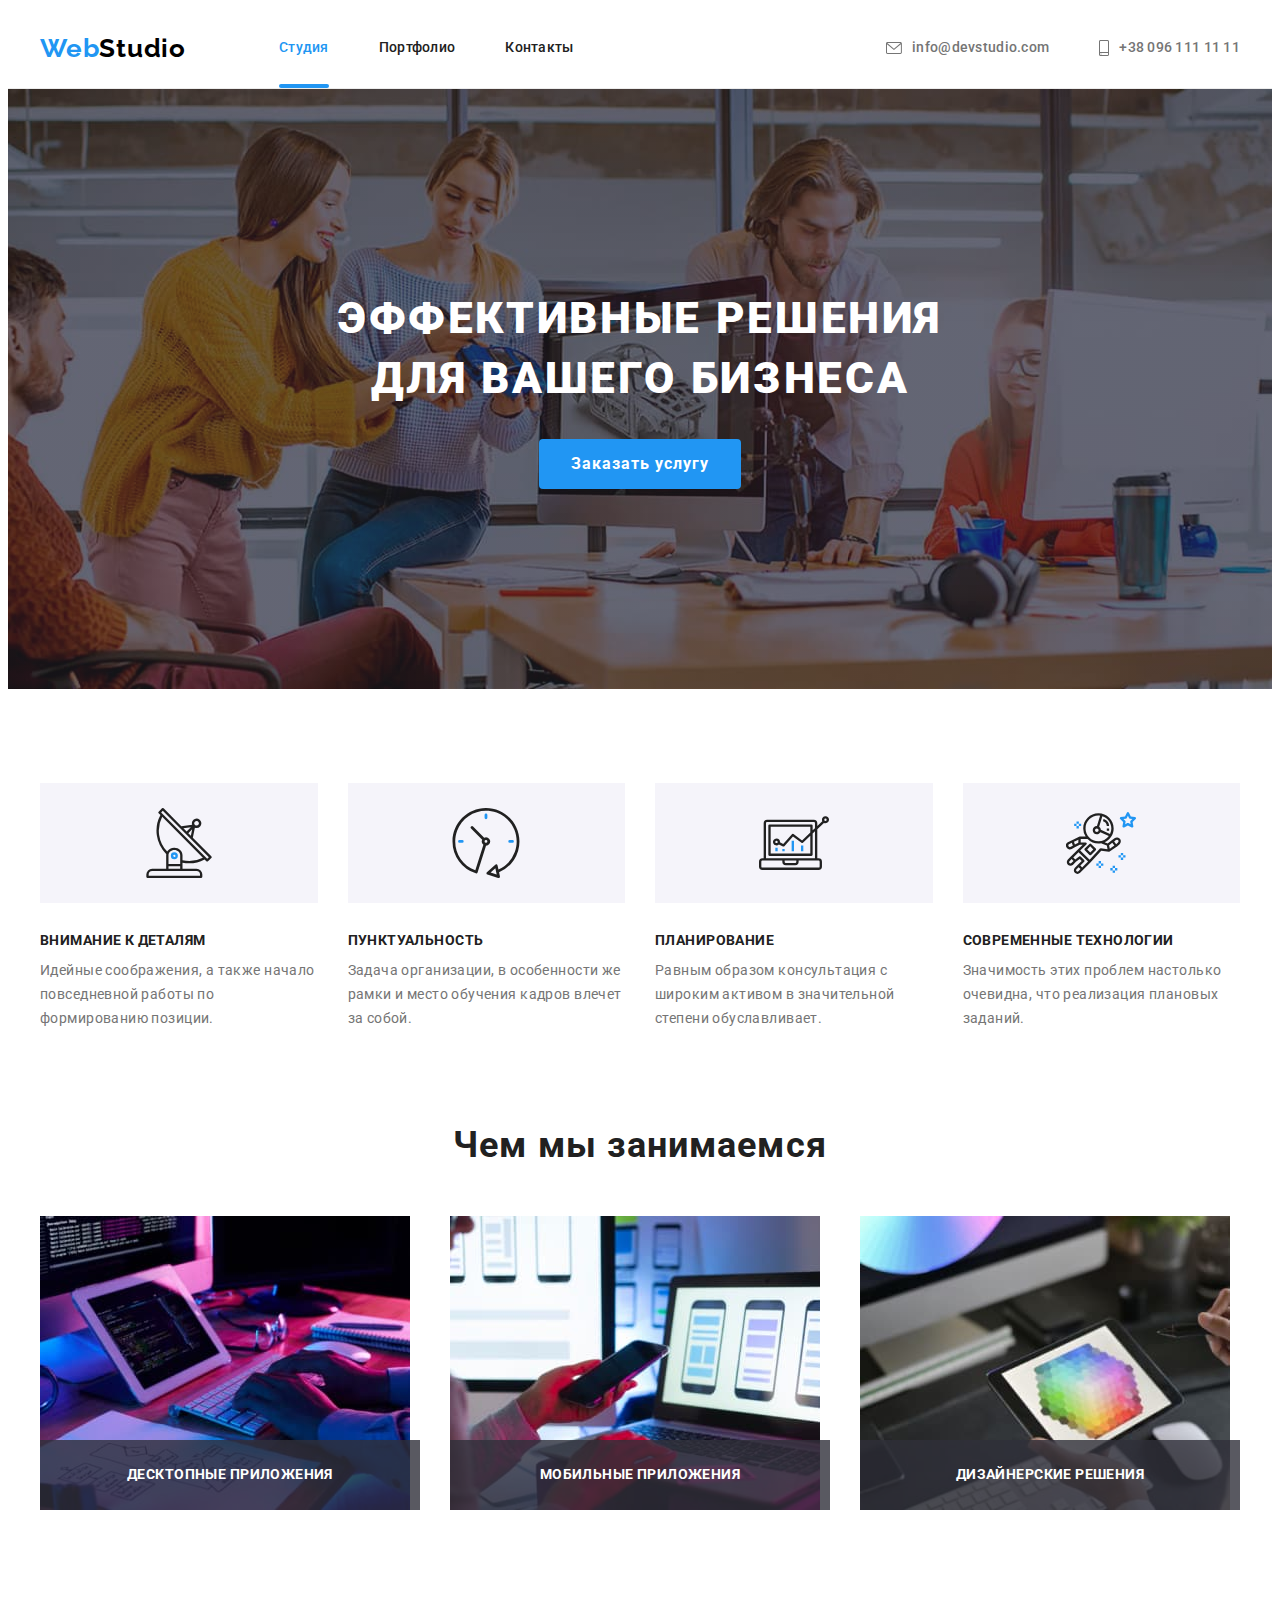
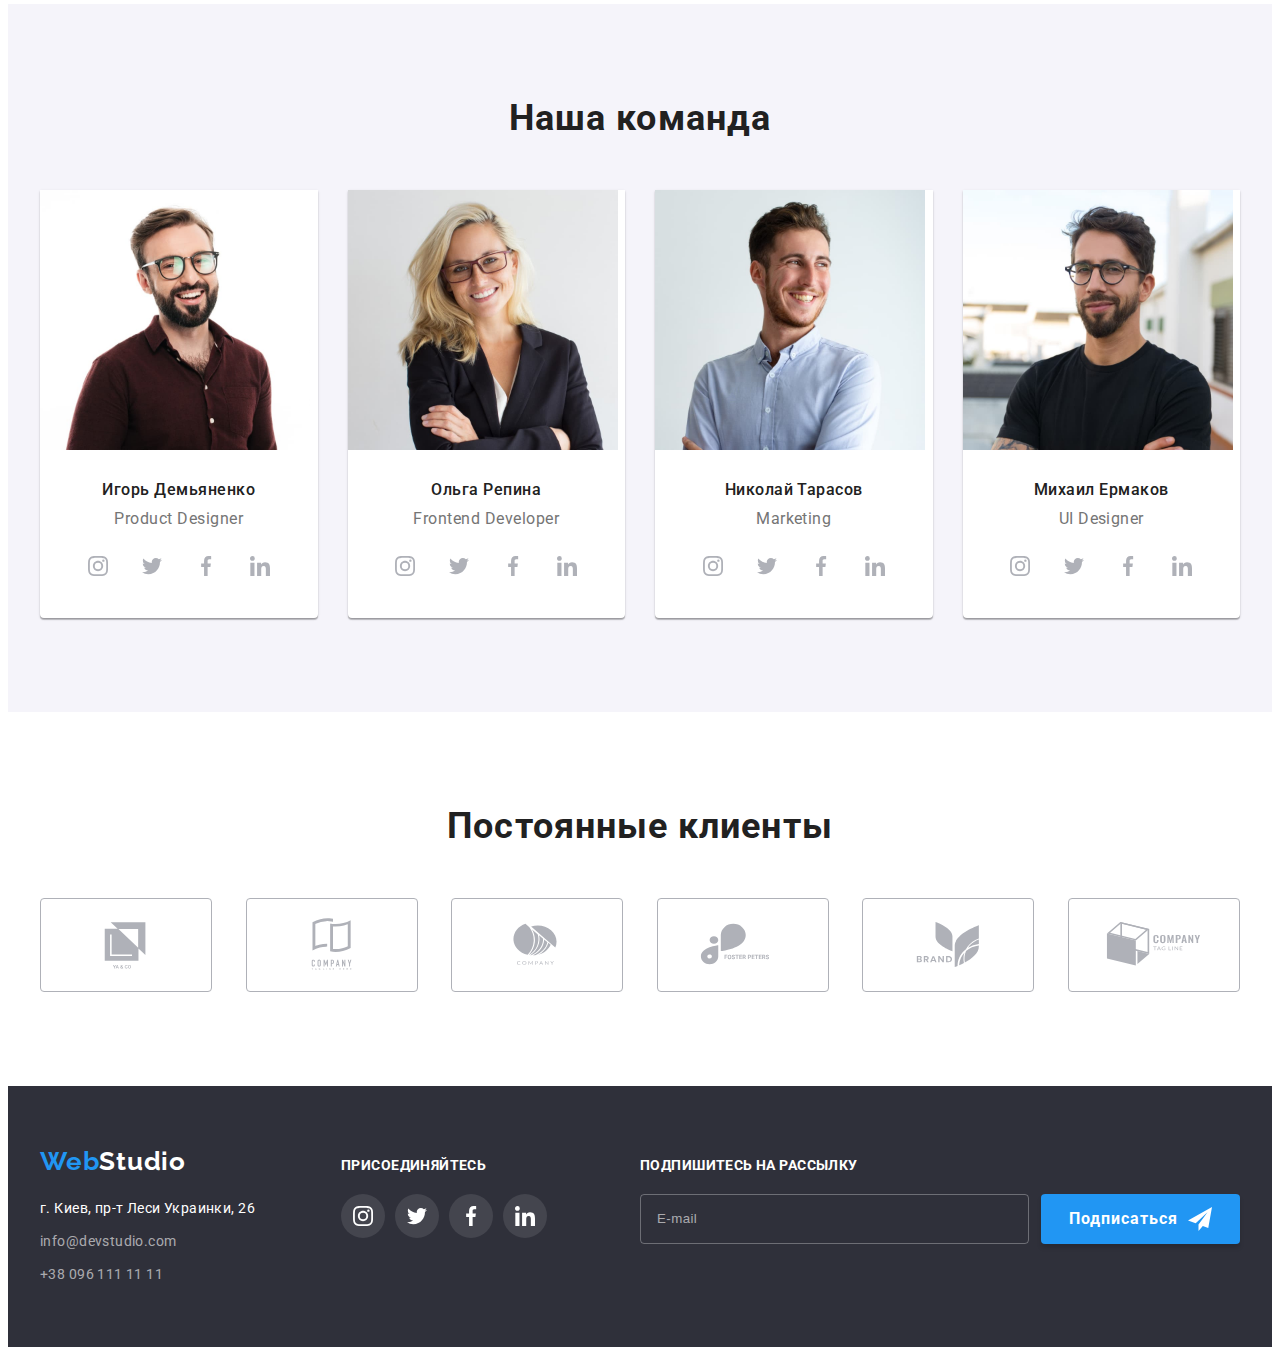
<file: index.html>
<!DOCTYPE html>
<html lang="ru">
  <head>
    <meta charset="UTF-8" />
    <meta http-equiv="X-UA-Compatible" content="IE=edge" />
    <meta name="viewport" content="width=device-width, initial-scale=1.0" />
    <title>WebStudio</title>
    <link rel="preconnect" href="https://fonts.googleapis.com" />
    <link rel="preconnect" href="https://fonts.gstatic.com" crossorigin />
    <link
      href="https://fonts.googleapis.com/css2?family=Raleway:wght@700&family=Roboto:wght@400;500;700;900&display=swap"
      rel="stylesheet"
    />
    <link
      rel="stylesheet"
      href="https://cdnjs.cloudflare.com/ajax/libs/modern-normalize/1.1.0/modern-normalize.min.css"
      integrity="sha512-wpPYUAdjBVSE4KJnH1VR1HeZfpl1ub8YT/NKx4PuQ5NmX2tKuGu6U/JRp5y+Y8XG2tV+wKQpNHVUX03MfMFn9Q=="
      crossorigin="anonymous"
      referrerpolicy="no-referrer"
    />
    <link rel="stylesheet" href="./css/main.min.css" />
  </head>
  <body>
    <!-- Хедер -->
    <header class="header">
      <div class="container container--center">
        <a href="./index.html" lang="en" class="logo header__logo"
          >Web<span class="logo--dark">Studio</span></a
        >
        <nav class="nav header__nav">
          <ul class="list nav-list">
            <li class="nav-list__item">
              <a href="./index.html" class="link nav-list__link nav-list__link--current">Студия</a>
            </li>
            <li class="nav-list__item">
              <a href="./portfolio.html" class="link nav-list__link">Портфолио</a>
            </li>
            <li class="nav-list-item">
              <a href="" class="link nav-list__link">Контакты</a>
            </li>
          </ul>
        </nav>
        <ul class="list contacts-list">
          <li class="contacts-list__item">
            <a href="mailto:info@devstudio.com" class="link contacts-list__link">
              <svg class="contacts-list__icon" width="16" height="12">
                <use href="./images/icons.svg#icon-envelope"></use>
              </svg>
              info@devstudio.com
            </a>
          </li>
          <li class="contacts-list__item">
            <a href="tel:+380961111111" class="link contacts-list__link">
              <svg class="contacts-list__icon" width="10" height="16">
                <use href="./images/icons.svg#icon-smartphone"></use>
              </svg>
              +38 096 111 11 11
            </a>
          </li>
        </ul>
      </div>
    </header>
    <main>
      <!-- Герой -->
      <section class="hero">
        <div class="container">
          <h1 class="hero__title">Эффективные решения для вашего бизнеса</h1>
          <button type="button" class="button hero__button" data-modal-open>Заказать услугу</button>
        </div>
      </section>
      <!-- Особенности -->
      <section class="preferences section">
        <div class="container">
          <h2 class="visually-hidden">Особенности</h2>
          <ul class="list preferences-list">
            <li class="preferences-list__item">
              <div class="preferences-list__icon-container">
                <svg class="preferences-list__icon" width="70" height="70">
                  <use href="./images/icons.svg#icon-antenna"></use>
                </svg>
              </div>
              <h3 class="title preferences-list__title">Внимание к деталям</h3>
              <p class="text preferences-list__text">
                Идейные соображения, а также начало повседневной работы по формированию позиции.
              </p>
            </li>
            <li class="preferences-list__item">
              <div class="preferences-list__icon-container">
                <svg class="preferences-list__icon" width="70" height="70">
                  <use href="./images/icons.svg#icon-clock"></use>
                </svg>
              </div>
              <h3 class="title preferences-list__title">Пунктуальность</h3>
              <p class="text preferences-list__text">
                Задача организации, в особенности же рамки и место обучения кадров влечет за собой.
              </p>
            </li>
            <li class="preferences-list__item">
              <div class="preferences-list__icon-container">
                <svg class="preferences-list__icon" width="70" height="70">
                  <use href="./images/icons.svg#icon-diagram"></use>
                </svg>
              </div>
              <h3 class="title preferences-list__title">Планирование</h3>
              <p class="text preferences-list__text">
                Равным образом консультация с широким активом в значительной степени обуславливает.
              </p>
            </li>
            <li class="preferences-list__item">
              <div class="preferences-list__icon-container">
                <svg class="preferences-list__icon" width="70" height="70">
                  <use href="./images/icons.svg#icon-astronaut"></use>
                </svg>
              </div>
              <h3 class="title preferences-list__title">Современные технологии</h3>
              <p class="text preferences-list__text">
                Значимость этих проблем настолько очевидна, что реализация плановых заданий.
              </p>
            </li>
          </ul>
        </div>
      </section>
      <!-- Чем мы занимаемся? -->
      <section class="occupation section">
        <div class="container">
          <h2 class="title occupation__title">Чем мы занимаемся</h2>
          <ul class="list occupation-list">
            <li class="occupation-list__item">
              <img
                src="./images/img1.jpg"
                alt="Человек пишет код на клавиатуре"
                width="370"
                height="294"
                class="occupation-list__img"
              />
              <p class="occupation-list__text">Десктопные приложения</p>
            </li>
            <li class="occupation-list__item">
              <img
                src="./images/img2.jpg"
                alt="Человек разрабатывает мобильное приложение"
                width="370"
                height="294"
                class="occupation-list__img"
              />
              <p class="occupation-list__text">Мобильные приложения</p>
            </li>
            <li class="occupation-list__item">
              <img
                src="./images/img3.jpg"
                alt="Человек выбирает оттенок на цветовой палитре"
                width="370"
                height="294"
                class="occupation-list__img"
              />
              <p class="occupation-list__text">Дизайнерские решения</p>
            </li>
          </ul>
        </div>
      </section>
      <!-- Наша команда -->
      <section class="team section">
        <div class="container">
          <h2 class="title team__title">Наша команда</h2>
          <ul class="list team-list">
            <li class="team-list__card">
              <img
                src="./images/person1.jpg"
                alt="Фото дизайнера продукта Игоря Демьяненко"
                width="270"
                height="260"
                class="team-list__img"
              />
              <div class="team-list__description">
                <h3 class="sub-title team-list__subtitle">Игорь Демьяненко</h3>
                <p lang="en" class="text team-list__text">Product Designer</p>
                <ul class="team-soc-list list">
                  <li class="team-soc-list__item">
                    <a
                      href="https://www.instagram.com"
                      target="_blank"
                      rel="noopener noreferrer nofollow"
                      class="team-soc-list__link"
                    >
                      <svg class="team-soc-list__icon" width="20px" height="20px">
                        <use href="./images/icons.svg#icon-instagram"></use>
                      </svg>
                    </a>
                  </li>
                  <li class="team-soc-list__item">
                    <a
                      href="https://twitter.com"
                      target="_blank"
                      rel="noopener noreferrer nofollow"
                      class="team-soc-list__link"
                    >
                      <svg class="team-soc-list__icon" width="20px" height="20px">
                        <use href="./images/icons.svg#icon-twitter"></use>
                      </svg>
                    </a>
                  </li>
                  <li class="team-soc-list__item">
                    <a
                      href="https://www.facebook.com"
                      target="_blank"
                      rel="noopener noreferrer nofollow"
                      class="team-soc-list__link"
                    >
                      <svg class="team-soc-list__icon" width="20px" height="20px">
                        <use href="./images/icons.svg#icon-facebook"></use>
                      </svg>
                    </a>
                  </li>
                  <li class="team-soc-list__item">
                    <a
                      href="https://www.linkedin.com"
                      target="_blank"
                      rel="noopener noreferrer nofollow"
                      class="team-soc-list__link"
                    >
                      <svg class="team-soc-list__icon" width="20px" height="20px">
                        <use href="./images/icons.svg#icon-linkedin"></use>
                      </svg>
                    </a>
                  </li>
                </ul>
              </div>
            </li>
            <li class="team-list__card">
              <img
                src="./images/person2.jpg"
                alt="Фото фронтенд разработчика Ольги Репиной"
                width="270"
                height="260"
                class="team-list__img"
              />
              <div class="team-list__description">
                <h3 class="sub-title team-list__subtitle">Ольга Репина</h3>
                <p lang="en" class="text team-list__text">Frontend Developer</p>
                <ul class="team-soc-list list">
                  <li class="team-soc-list__item">
                    <a
                      href="https://www.instagram.com"
                      target="_blank"
                      rel="noopener noreferrer nofollow"
                      class="team-soc-list__link"
                    >
                      <svg class="team-soc-list__icon" width="20px" height="20px">
                        <use href="./images/icons.svg#icon-instagram"></use>
                      </svg>
                    </a>
                  </li>
                  <li class="team-soc-list__item">
                    <a
                      href="https://twitter.com"
                      target="_blank"
                      rel="noopener noreferrer nofollow"
                      class="team-soc-list__link"
                    >
                      <svg class="team-soc-list__icon" width="20px" height="20px">
                        <use href="./images/icons.svg#icon-twitter"></use>
                      </svg>
                    </a>
                  </li>
                  <li class="team-soc-list__item">
                    <a
                      href="https://www.facebook.com"
                      target="_blank"
                      rel="noopener noreferrer nofollow"
                      class="team-soc-list__link"
                    >
                      <svg class="team-soc-list__icon" width="20px" height="20px">
                        <use href="./images/icons.svg#icon-facebook"></use>
                      </svg>
                    </a>
                  </li>
                  <li class="team-soc-list__item">
                    <a
                      href="https://www.linkedin.com"
                      target="_blank"
                      rel="noopener noreferrer nofollow"
                      class="team-soc-list__link"
                    >
                      <svg class="team-soc-list__icon" width="20px" height="20px">
                        <use href="./images/icons.svg#icon-linkedin"></use>
                      </svg>
                    </a>
                  </li>
                </ul>
              </div>
            </li>
            <li class="team-list__card">
              <img
                src="./images/person3.jpg"
                alt="Фото маркетолога Николая Тарасова"
                width="270"
                height="260"
                class="team-list__img"
              />
              <div class="team-list__description">
                <h3 class="sub-title team-list__subtitle">Николай Тарасов</h3>
                <p lang="en" class="text team-list__text">Marketing</p>
                <ul class="team-soc-list list">
                  <li class="team-soc-list__item">
                    <a
                      href="https://www.instagram.com"
                      target="_blank"
                      rel="noopener noreferrer nofollow"
                      class="team-soc-list__link"
                    >
                      <svg class="team-soc-list__icon" width="20px" height="20px">
                        <use href="./images/icons.svg#icon-instagram"></use>
                      </svg>
                    </a>
                  </li>
                  <li class="team-soc-list__item">
                    <a
                      href="https://twitter.com"
                      target="_blank"
                      rel="noopener noreferrer nofollow"
                      class="team-soc-list__link"
                    >
                      <svg class="team-soc-list__icon" width="20px" height="20px">
                        <use href="./images/icons.svg#icon-twitter"></use>
                      </svg>
                    </a>
                  </li>
                  <li class="team-soc-list__item">
                    <a
                      href="https://www.facebook.com"
                      target="_blank"
                      rel="noopener noreferrer nofollow"
                      class="team-soc-list__link"
                    >
                      <svg class="team-soc-list__icon" width="20px" height="20px">
                        <use href="./images/icons.svg#icon-facebook"></use>
                      </svg>
                    </a>
                  </li>
                  <li class="team-soc-list__item">
                    <a
                      href="https://www.linkedin.com"
                      target="_blank"
                      rel="noopener noreferrer nofollow"
                      class="team-soc-list__link"
                    >
                      <svg class="team-soc-list__icon" width="20px" height="20px">
                        <use href="./images/icons.svg#icon-linkedin"></use>
                      </svg>
                    </a>
                  </li>
                </ul>
              </div>
            </li>
            <li class="team-list__card">
              <img
                src="./images/person4.jpg"
                alt="Фото дизайнера интерфейса пользователя Михаила Ермакова"
                width="270"
                height="260"
                class="team-list__img"
              />
              <div class="team-list__description">
                <h3 class="sub-title team-list__subtitle">Михаил Ермаков</h3>
                <p lang="en" class="text team-list__text">UI Designer</p>
                <ul class="team-soc-list list">
                  <li class="team-soc-list__item">
                    <a
                      href="https://www.instagram.com"
                      target="_blank"
                      rel="noopener noreferrer nofollow"
                      class="team-soc-list__link"
                    >
                      <svg class="team-soc-list__icon" width="20px" height="20px">
                        <use href="./images/icons.svg#icon-instagram"></use>
                      </svg>
                    </a>
                  </li>
                  <li class="team-soc-list__item">
                    <a
                      href="https://twitter.com"
                      target="_blank"
                      rel="noopener noreferrer nofollow"
                      class="team-soc-list__link"
                    >
                      <svg class="team-soc-list__icon" width="20px" height="20px">
                        <use href="./images/icons.svg#icon-twitter"></use>
                      </svg>
                    </a>
                  </li>
                  <li class="team-soc-list__item">
                    <a
                      href="https://www.facebook.com"
                      target="_blank"
                      rel="noopener noreferrer nofollow"
                      class="team-soc-list__link"
                    >
                      <svg class="team-soc-list__icon" width="20px" height="20px">
                        <use href="./images/icons.svg#icon-facebook"></use>
                      </svg>
                    </a>
                  </li>
                  <li class="team-soc-list__item">
                    <a
                      href="https://www.linkedin.com"
                      target="_blank"
                      rel="noopener noreferrer nofollow"
                      class="team-soc-list__link"
                    >
                      <svg class="team-soc-list__icon" width="20px" height="20px">
                        <use href="./images/icons.svg#icon-linkedin"></use>
                      </svg>
                    </a>
                  </li>
                </ul>
              </div>
            </li>
          </ul>
        </div>
      </section>
      <section class="clients section">
        <div class="container">
          <h2 class="clients__title title">Постоянные клиенты</h2>
          <ul class="clients-list list">
            <li class="clients-list__item">
              <a href="" class="clients-list__link">
                <svg class="clients-list__icon" width="106px" height="60px">
                  <use href="./images/icons.svg#icon-client-1"></use>
                </svg>
              </a>
            </li>
            <li class="clients-list__item">
              <a href="" class="clients-list__link">
                <svg class="clients-list__icon" width="106px" height="60px">
                  <use href="./images/icons.svg#icon-client-2"></use>
                </svg>
              </a>
            </li>
            <li class="clients-list__item">
              <a href="" class="clients-list__link">
                <svg class="clients-list__icon" width="106px" height="60px">
                  <use href="./images/icons.svg#icon-client-3"></use>
                </svg>
              </a>
            </li>
            <li class="clients-list__item">
              <a href="" class="clients-list__link">
                <svg class="clients-list__icon" width="106px" height="60px">
                  <use href="./images/icons.svg#icon-client-4"></use>
                </svg>
              </a>
            </li>
            <li class="clients-list__item">
              <a href="" class="clients-list__link">
                <svg class="clients-list__icon" width="106px" height="60px">
                  <use href="./images/icons.svg#icon-client-5"></use>
                </svg>
              </a>
            </li>
            <li class="clients-list__item">
              <a href="" class="clients-list__link link">
                <svg class="clients-list__icon" width="106px" height="60px">
                  <use href="./images/icons.svg#icon-client-6"></use>
                </svg>
              </a>
            </li>
          </ul>
        </div>
      </section>
    </main>
    <!-- Футер -->
    <footer class="footer">
      <div class="container container--baseline">
        <div class="info">
          <a href="./index.html" class="logo footer__logo"
            >Web<span class="logo--light">Studio</span></a
          >
          <address class="address">
            <ul class="list address-list">
              <li class="address-list__item">
                <a
                  href="https://goo.gl/maps/K23v9RMDQ9txriYD6"
                  target="_blank"
                  rel="noopener nofollow noreferrer"
                  class="link address-list__link city"
                  >г. Киев, пр-т Леси Украинки, 26
                </a>
              </li>
              <li class="address-list__item">
                <a href="mailto:info@devstudio.com" class="link address-list__link"
                  >info@devstudio.com</a
                >
              </li>
              <li class="address-item">
                <a href="tel:+380961111111" class="link address-list__link">+38 096 111 11 11</a>
              </li>
            </ul>
          </address>
        </div>
        <div class="join">
          <p class="join__text">присоединяйтесь</p>
          <ul class="join-list list">
            <li class="join-list__item">
              <a
                href="https://www.instagram.com"
                rel="noopener nofollow noreferrer"
                target="_blank"
                class="join-list__link"
              >
                <svg class="join-list__icon" width="20" height="20">
                  <use href="./images/icons.svg#icon-instagram"></use>
                </svg>
              </a>
            </li>
            <li class="join-list__item">
              <a
                href="https://twitter.com"
                rel="noopener nofollow noreferrer"
                target="_blank"
                class="join-list__link"
              >
                <svg class="join-list__icon" width="20" height="20">
                  <use href="./images/icons.svg#icon-twitter"></use>
                </svg>
              </a>
            </li>
            <li class="join-list__item">
              <a
                href="https://www.facebook.com"
                rel="noopener nofollow noreferrer"
                target="_blank"
                class="join-list__link"
              >
                <svg class="join-list__icon" width="20" height="20">
                  <use href="./images/icons.svg#icon-facebook"></use>
                </svg>
              </a>
            </li>
            <li class="join-list__item">
              <a
                href="https://www.linkedin.com"
                rel="noopener nofollow noreferrer"
                target="_blank"
                class="join-list__link"
              >
                <svg class="join-list__icon" width="20" height="20">
                  <use href="./images/icons.svg#icon-linkedin"></use>
                </svg>
              </a>
            </li>
          </ul>
        </div>
        <div class="subscribe">
          <label for="subscribe-input" class="subscribe__label">Подпишитесь на рассылку </label>
          <form class="subscribe__field">
            <input
              name="email"
              id="subscribe-input"
              type="email"
              placeholder="E-mail"
              class="subscribe__input"
            />
            <button type="submit" class="subscribe__button button">
              Подписаться
              <svg class="subscribe__icon" width="24" height="24">
                <use href="./images/icons.svg#icon-send"></use>
              </svg>
            </button>
          </form>
        </div>
      </div>
    </footer>
    <div class="backdrop is-hidden" data-modal>
      <div class="modal">
        <button type="button" class="button-exit" data-modal-close>
          <svg class="button-exit__icon" width="30" height="30">
            <use href="./images/icons.svg#icon-close"></use>
          </svg>
        </button>
        <p class="modal__title">Оставьте свои данные, мы вам перезвоним</p>
        <form class="modal-form">
          <label for="modal-name" class="modal-form__label">Имя</label>
          <div class="modal-form__field">
            <input type="text" id="modal-name" name="user-name" class="modal-form__input" />
            <svg class="modal-form__icon" width="18" height="18">
              <use href="./images/icons.svg#icon-person"></use>
            </svg>
          </div>
          <label for="modal-tel" class="modal-form__label">Телефон</label>
          <div class="modal-form__field">
            <input type="tel" id="modal-tel" name="user-tel" class="modal-form__input" />
            <svg class="modal-form__icon" width="18" height="18">
              <use href="./images/icons.svg#icon-phone"></use>
            </svg>
          </div>
          <label for="modal-email" class="modal-form__label">Почта</label>
          <div class="modal-form__field">
            <input type="email" name="user-email" id="modal-email" class="modal-form__input" />
            <svg class="modal-form__icon" width="18" height="18">
              <use href="./images/icons.svg#icon-email"></use>
            </svg>
          </div>
          <label for="modal-comment" class="modal-form__label">Комментарий</label>
          <textarea
            name="modal-comment"
            id="modal-comment"
            class="modal-form__comment"
            placeholder="Введите текст"
          ></textarea>

          <input
            name="agreement"
            type="checkbox"
            id="modal-agree"
            class="agree__input visually-hidden"
          />
          <label class="agree" for="modal-agree">
            <svg class="agree__checkbox-icon" width="16" height="15">
              <use href="./images/icons.svg#icon-check" width="100%" height="100%"></use>
            </svg>
            <span class="agree__text">
              Соглашаюсь с рассылкой и принимаю
              <a href="" class="agree__link" rel="noopener nofollow noreferrer">
                Условия договора
              </a>
            </span>
          </label>
          <button type="submit" class="modal-form__button button">Отправить</button>
        </form>
      </div>
    </div>
    <script src="./js/modal.js"></script>
  </body>
</html>
</file>
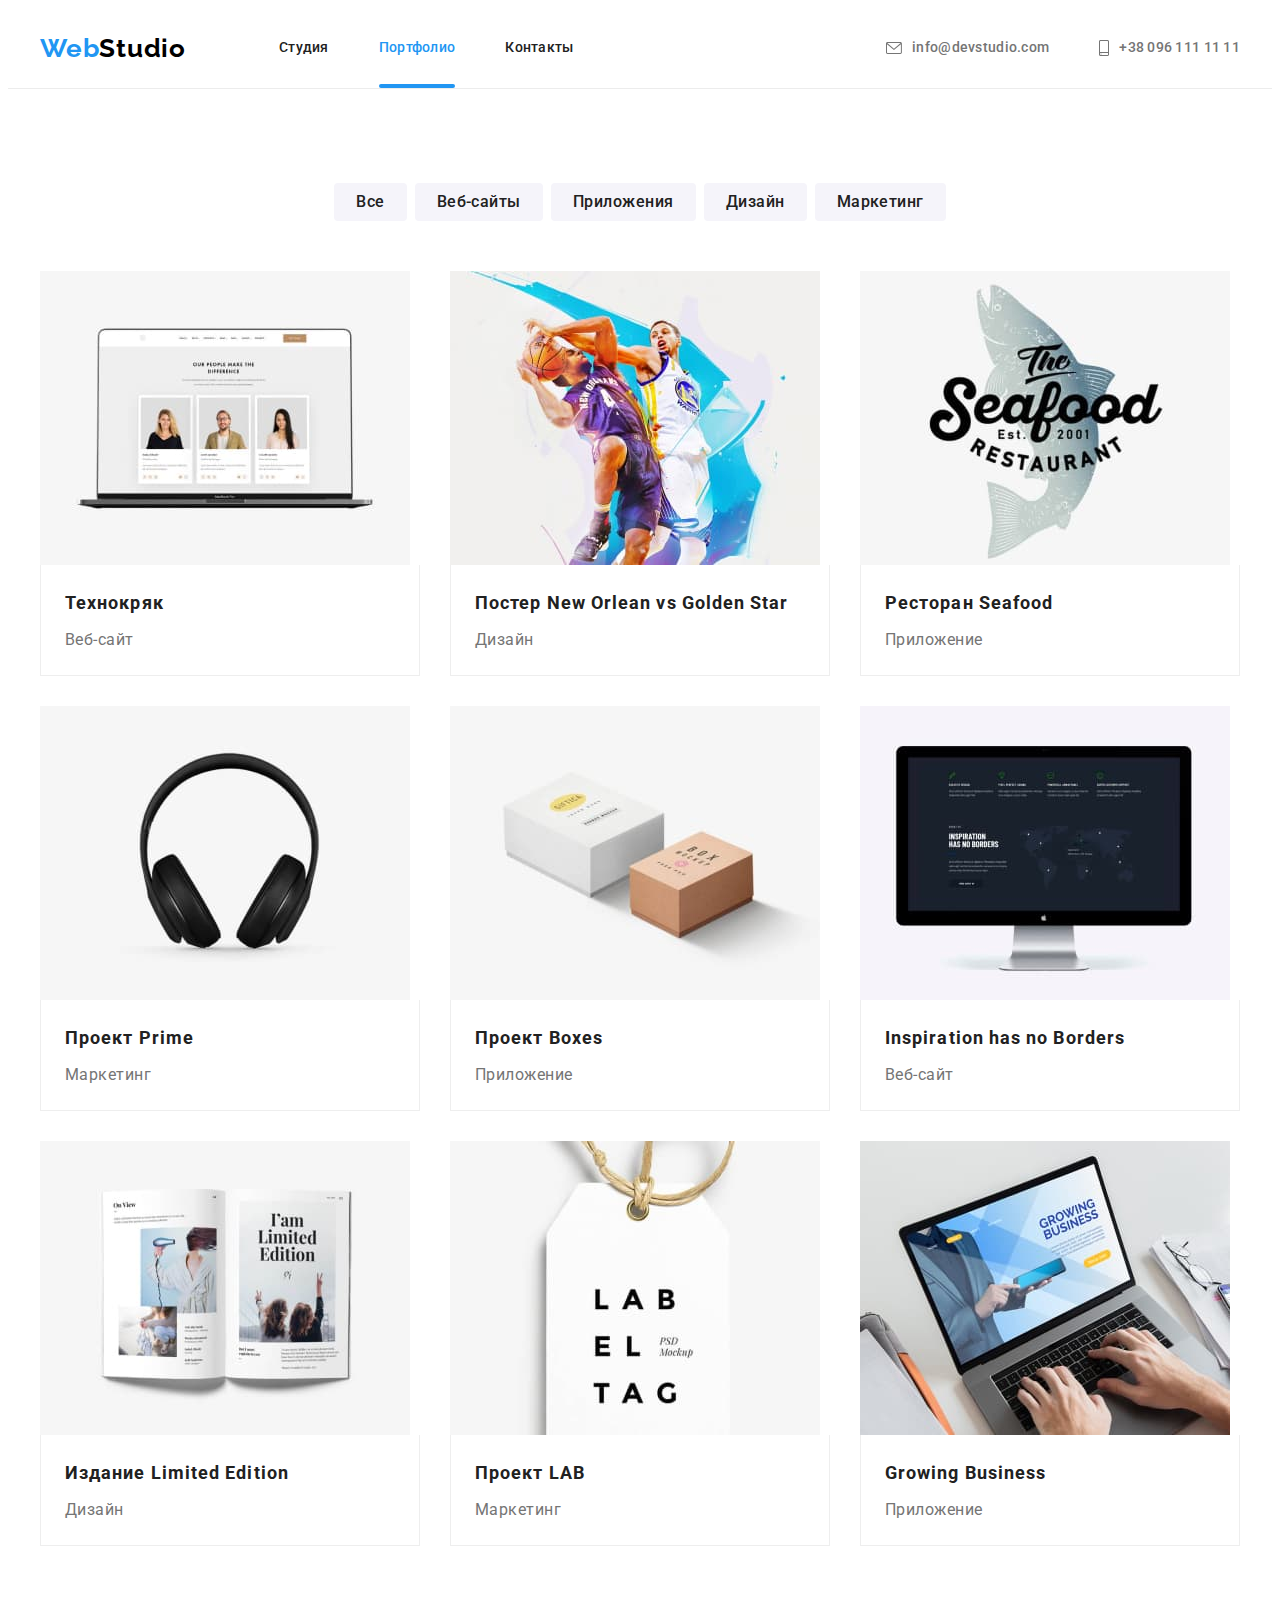
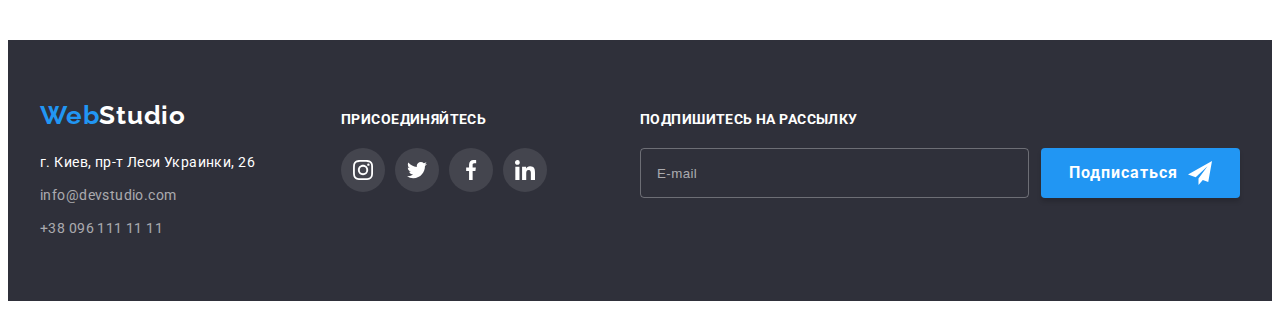
<file: portfolio.html>
<!DOCTYPE html>
<html lang="ru">
  <head>
    <meta charset="UTF-8" />
    <meta http-equiv="X-UA-Compatible" content="IE=edge" />
    <meta name="viewport" content="width=device-width, initial-scale=1.0" />
    <title>WebStudio</title>
    <link rel="preconnect" href="https://fonts.googleapis.com" />
    <link rel="preconnect" href="https://fonts.gstatic.com" crossorigin />
    <link
      href="https://fonts.googleapis.com/css2?family=Raleway:wght@700&family=Roboto:wght@400;500;700;900&display=swap"
      rel="stylesheet"
    />
    <link
      rel="stylesheet"
      href="https://cdnjs.cloudflare.com/ajax/libs/modern-normalize/1.1.0/modern-normalize.min.css"
      integrity="sha512-wpPYUAdjBVSE4KJnH1VR1HeZfpl1ub8YT/NKx4PuQ5NmX2tKuGu6U/JRp5y+Y8XG2tV+wKQpNHVUX03MfMFn9Q=="
      crossorigin="anonymous"
      referrerpolicy="no-referrer"
    />
    <link rel="stylesheet" href="./css/main.min.css" />
  </head>
  <body>
    <!-- Хедер -->
    <header class="header">
      <div class="container container--center">
        <a href="./index.html" lang="en" class="logo header__logo"
          >Web<span class="logo--dark">Studio</span></a
        >
        <nav class="nav">
          <ul class="list nav-list">
            <li class="nav-list__item">
              <a href="./index.html" class="link nav-list__link">Студия</a>
            </li>
            <li class="nav-list__item">
              <a href="./portfolio.html" class="link nav-list__link nav-list__link--current"
                >Портфолио</a
              >
            </li>
            <li class="nav-list__item">
              <a href="" class="link nav-list__link">Контакты</a>
            </li>
          </ul>
        </nav>
        <ul class="list contacts-list">
          <li class="contacts-list__item">
            <a href="mailto:info@devstudio.com" class="link contacts-list__link">
              <svg class="contacts-list__icon" width="16" height="12">
                <use href="./images/icons.svg#icon-envelope"></use>
              </svg>
              info@devstudio.com
            </a>
          </li>
          <li class="contacts-list__item">
            <a href="tel:+380961111111" class="link contacts-list__link">
              <svg class="contacts-list__icon" width="10" height="16">
                <use href="./images/icons.svg#icon-smartphone"></use>
              </svg>
              +38 096 111 11 11
            </a>
          </li>
        </ul>
      </div>
    </header>
    <main>
      <section class="portfolio section">
        <div class="container">
          <h1 class="visually-hidden">Портфолио</h1>
          <form class="filter-form">
            <ul class="list filter-list">
              <li class="filter-list__item">
                <input
                  name="filter-input"
                  type="radio"
                  id="filter-input-1"
                  class="filter-list__input visually-hidden"
                />
                <label for="filter-input-1" class="filter-list__button button">Все</label>
              </li>
              <li class="filter-list__item">
                <input
                  name="filter-input"
                  type="radio"
                  id="filter-input-2"
                  class="filter-list__input visually-hidden"
                />
                <label for="filter-input-2" class="filter-list__button button">Веб-сайты</label>
              </li>
              <li class="filter-list__item">
                <input
                  name="filter-input"
                  type="radio"
                  id="filter-input-3"
                  class="filter-list__input visually-hidden"
                />
                <label for="filter-input-3" class="filter-list__button button">Приложения</label>
              </li>
              <li class="filter-list__item">
                <input
                  name="filter-input"
                  type="radio"
                  id="filter-input-4"
                  class="filter-list__input visually-hidden"
                />
                <label for="filter-input-4" class="filter-list__button button">Дизайн</label>
              </li>
              <li class="filter-list__item">
                <input
                  name="filter-input"
                  type="radio"
                  id="filter-input-5"
                  class="filter-list__input visually-hidden"
                />
                <label for="filter-input-5" class="filter-list__button button">Маркетинг</label>
              </li>
            </ul>
          </form>
          <ul class="list example-list">
            <li class="example-list__item">
              <a href="" class="example-list__link link">
                <div class="example-overlay">
                  <img
                    src="./images/gallery-img-1.jpg"
                    alt="Веб-сайт Технокряк"
                    width="370"
                    height="294"
                    class="example-overlay__img"
                  />
                  <p class="example-overlay__text">
                    Ресурс предлагает комплексные предложения с разным уровнем функционала и
                    сервисов. Все это позволит посетителю получить исчерпывающие сведения о компании
                    или частном лице.
                  </p>
                </div>
                <div class="example-list__description">
                  <h2 class="title example-list__title">Технокряк</h2>
                  <p class="text example-list__text">Веб-сайт</p>
                </div>
              </a>
            </li>
            <li class="example-list__item">
              <a href="" class="example-list__link link">
                <div class="example-overlay">
                  <img
                    src="./images/gallery-img-2.jpg"
                    alt="Постер New Orlean vs Golden Star"
                    width="370"
                    height="294"
                    class="example-overlay__img"
                  />
                  <p class="example-overlay__text">
                    Ресурс предлагает комплексные предложения с разным уровнем функционала и
                    сервисов. Все это позволит посетителю получить исчерпывающие сведения о компании
                    или частном лице.
                  </p>
                </div>
                <div class="example-list__description">
                  <h2 class="title example-list__title">Постер New Orlean vs Golden Star</h2>
                  <p class="text example-list__text">Дизайн</p>
                </div></a
              >
            </li>
            <li class="example-list__item">
              <a href="" class="example-list__link link">
                <div class="example-overlay">
                  <img
                    src="./images/gallery-img-3.jpg"
                    alt="Приложение ресторана Seafood"
                    width="370"
                    height="294"
                    class="example-overlay__img"
                  />
                  <p class="example-overlay__text">
                    Ресурс предлагает комплексные предложения с разным уровнем функционала и
                    сервисов. Все это позволит посетителю получить исчерпывающие сведения о компании
                    или частном лице.
                  </p>
                </div>

                <div class="example-list__description">
                  <h2 class="title example-list__title">Ресторан Seafood</h2>
                  <p class="text example-list__text">Приложение</p>
                </div></a
              >
            </li>
            <li class="example-list__item">
              <a href="" class="example-list__link link">
                <div class="example-overlay">
                  <img
                    src="./images/gallery-img-4.jpg"
                    alt="Проект Prime"
                    width="370"
                    height="294"
                    class="example-overlay__img"
                  />
                  <p class="example-overlay__text">
                    Ресурс предлагает комплексные предложения с разным уровнем функционала и
                    сервисов. Все это позволит посетителю получить исчерпывающие сведения о компании
                    или частном лице.
                  </p>
                </div>

                <div class="example-list__description">
                  <h2 class="title example-list__title">Проект Prime</h2>
                  <p class="text example-list__text">Маркетинг</p>
                </div></a
              >
            </li>
            <li class="example-list__item">
              <a href="" class="example-list__link link">
                <div class="example-overlay">
                  <img
                    src="./images/gallery-img-5.jpg"
                    alt="Проект Boxes"
                    width="370"
                    height="294"
                    class="example-overlay__img"
                  />
                  <p class="example-overlay__text">
                    Ресурс предлагает комплексные предложения с разным уровнем функционала и
                    сервисов. Все это позволит посетителю получить исчерпывающие сведения о компании
                    или частном лице.
                  </p>
                </div>
                <div class="example-list__description">
                  <h2 class="title example-list__title">Проект Boxes</h2>
                  <p class="text example-list__text">Приложение</p>
                </div></a
              >
            </li>
            <li class="example-list__item">
              <a href="" class="example-list__link link">
                <div class="example-overlay">
                  <img
                    src="./images/gallery-img-6.jpg"
                    alt="Веб-сайт Inspiration has no Borders"
                    width="370"
                    height="294"
                    class="example-overlay__img"
                  />
                  <p class="example-overlay__text">
                    Ресурс предлагает комплексные предложения с разным уровнем функционала и
                    сервисов. Все это позволит посетителю получить исчерпывающие сведения о компании
                    или частном лице.
                  </p>
                </div>

                <div class="example-list__description">
                  <h2 class="title example-list__title">Inspiration has no Borders</h2>
                  <p class="text example-list__text">Веб-сайт</p>
                </div></a
              >
            </li>
            <li class="example-list__item">
              <a href="" class="example-list__link link">
                <div class="example-overlay">
                  <img
                    src="./images/gallery-img-7.jpg"
                    alt="Издание Limited Edition"
                    width="370"
                    height="294"
                    class="example-overlay__img"
                  />
                  <p class="example-overlay__text">
                    Ресурс предлагает комплексные предложения с разным уровнем функционала и
                    сервисов. Все это позволит посетителю получить исчерпывающие сведения о компании
                    или частном лице.
                  </p>
                </div>

                <div class="example-list__description">
                  <h2 class="title example-list__title">Издание Limited Edition</h2>
                  <p class="text example-list__text">Дизайн</p>
                </div></a
              >
            </li>
            <li class="example-list__item">
              <a href="" class="example-list__link link">
                <div class="example-overlay">
                  <img
                    src="./images/gallery-img-8.jpg"
                    alt="Проект LAB"
                    width="370"
                    height="294"
                    class="example-overlay__img"
                  />
                  <p class="example-overlay__text">
                    Ресурс предлагает комплексные предложения с разным уровнем функционала и
                    сервисов. Все это позволит посетителю получить исчерпывающие сведения о компании
                    или частном лице.
                  </p>
                </div>

                <div class="example-list__description">
                  <h2 class="title example-list__title">Проект LAB</h2>
                  <p class="text example-list__text">Маркетинг</p>
                </div></a
              >
            </li>
            <li class="example-list__item">
              <a href="" class="example-list__link link">
                <div class="example-overlay">
                  <img
                    src="./images/gallery-img-9.jpg"
                    alt="Приложение Growing Business"
                    width="370"
                    height="294"
                    class="example-overlay__img"
                  />
                  <p class="example-overlay__text">
                    Ресурс предлагает комплексные предложения с разным уровнем функционала и
                    сервисов. Все это позволит посетителю получить исчерпывающие сведения о компании
                    или частном лице.
                  </p>
                </div>

                <div class="example-list__description">
                  <h2 class="title example-list__title">Growing Business</h2>
                  <p class="text example-list__text">Приложение</p>
                </div></a
              >
            </li>
          </ul>
        </div>
      </section>
    </main>
    <!-- Футер -->
    <footer class="footer">
      <div class="container container--baseline">
        <div class="info">
          <a href="./index.html" class="logo footer__logo"
            >Web<span class="logo--light">Studio</span></a
          >
          <address class="address">
            <ul class="list address-list">
              <li class="address-list__item">
                <a
                  href="https://goo.gl/maps/K23v9RMDQ9txriYD6"
                  target="_blank"
                  rel="noopener nofollow noreferrer"
                  class="link address-list__link city"
                  >г. Киев, пр-т Леси Украинки, 26
                </a>
              </li>
              <li class="address-list__item">
                <a href="mailto:info@devstudio.com" class="link address-list__link"
                  >info@devstudio.com</a
                >
              </li>
              <li class="address-list__item">
                <a href="tel:+380961111111" class="link address-list__link">+38 096 111 11 11</a>
              </li>
            </ul>
          </address>
        </div>
        <div class="join">
          <p class="join__text">присоединяйтесь</p>
          <ul class="join-list list">
            <li class="join-list__item">
              <a
                href="https://www.instagram.com"
                rel="noopener nofollow noreferrer"
                target="_blank"
                class="join-list__link"
              >
                <svg class="join-list__icon" width="20" height="20">
                  <use href="./images/icons.svg#icon-instagram"></use>
                </svg>
              </a>
            </li>
            <li class="join-list__item">
              <a
                href="https://twitter.com"
                rel="noopener nofollow noreferrer"
                target="_blank"
                class="join-list__link"
              >
                <svg class="join-list__icon" width="20" height="20">
                  <use href="./images/icons.svg#icon-twitter"></use>
                </svg>
              </a>
            </li>
            <li class="join-list__item">
              <a
                href="https://www.facebook.com"
                rel="noopener nofollow noreferrer"
                target="_blank"
                class="join-list__link"
              >
                <svg class="join-list__icon" width="20" height="20">
                  <use href="./images/icons.svg#icon-facebook"></use>
                </svg>
              </a>
            </li>
            <li class="join-list__item">
              <a
                href="https://www.linkedin.com"
                rel="noopener nofollow noreferrer"
                target="_blank"
                class="join-list__link"
              >
                <svg class="join-list__icon" width="20" height="20">
                  <use href="./images/icons.svg#icon-linkedin"></use>
                </svg>
              </a>
            </li>
          </ul>
        </div>
        <div class="subscribe">
          <label for="subscribe-input" class="subscribe__label">Подпишитесь на рассылку </label>
          <form class="subscribe__field">
            <input
              type="email"
              id="subscribe-input"
              name="user-email"
              placeholder="E-mail"
              class="subscribe__input"
            />
            <button type="submit" class="subscribe__button button">
              Подписаться
              <svg class="subscribe__icon" width="24" height="24">
                <use href="./images/icons.svg#icon-send"></use>
              </svg>
            </button>
          </form>
        </div>
      </div>
    </footer>
  </body>
</html>
</file>
<file: css/main.min.css>
:root{--accent-color: #2196f3;--primary-heading-color: #212121;--secondary-heading-color: #ffffff;--primary-text-color: #757575;--contacts-text-color: #757575;--nav-text-color: #212121;--secondary-text-color: #ffffff;--address-text-color: rgba(255, 255, 255, 0.6);--logo-first-color: #000000;--logo-second-color: #ffffff;--bg-first-color: #ffffff;--bg-second-color: #2f303a;--bg-third-color: #f5f4fa;--border-first-color: #ececec;--border-second-color: #eeeeee;--section-padding: 94px;--icon-first-color: #afb1b8;--icon-second-color: #ffffff;--overlay-bg-first-color: rgba(47, 48, 58, 0.8);--overlay-bg-second-color: rgba(33, 150, 243, 0.9);--overlay-bg-third-color: rgba(0, 0, 0, 0.2);--overlay-text-color: #ffffff;--animation-time: 250ms;--animation-cubic: cubic-bezier(0.4, 0, 0.2, 1)}.visually-hidden{position:absolute;white-space:nowrap;width:1px;height:1px;overflow:hidden;border:0;padding:0;clip:rect(0 0 0 0);-webkit-clip-path:inset(50%);clip-path:inset(50%);margin:-1px}body{font-family:'Roboto', sans-serif;background-color:var(--bg-first-color);color:var(--primary-text-color)}.list{list-style:none}.link{text-decoration:none}h1,h2,h3,p,ul{margin:0}ul{padding-left:0}.container{width:1200px;padding:0 15px;margin:0 auto}.container--center{display:-webkit-box;display:-ms-flexbox;display:flex;-webkit-box-align:center;-ms-flex-align:center;align-items:center}.container--baseline{display:-webkit-box;display:-ms-flexbox;display:flex;-webkit-box-align:baseline;-ms-flex-align:baseline;align-items:baseline}.title{color:var(--primary-heading-color)}.sub-title{color:var(--primary-heading-color);font-weight:500}.text{color:var(--primary-text-color)}.button{font-family:inherit;font-size:16px;cursor:pointer;border:none;border-radius:4px}.section{padding-top:var(--section-padding);padding-bottom:var(--section-padding)}.logo{font-family:'Raleway';text-decoration:none;font-weight:700;font-size:26px;line-height:1.19;letter-spacing:0.03em;color:var(--accent-color)}.logo--dark{color:var(--logo-first-color)}.logo--light{color:var(--logo-second-color)}.header__logo{margin-right:93px}.header{border-bottom:1px solid var(--border-first-color)}.nav-list{display:-webkit-box;display:-ms-flexbox;display:flex}.nav-list__item:not(:last-child){margin-right:50px}.nav-list__link{display:block;padding-top:32px;padding-bottom:32px;font-weight:500;font-size:14px;line-height:1.14;letter-spacing:0.02em;color:var(--nav-text-color);-webkit-transition:color var(--animation-time) var(--animation-cubic);transition:color var(--animation-time) var(--animation-cubic)}.nav-list__link:hover,.nav-list__link:focus{color:var(--accent-color)}.nav-list__link--current{color:var(--accent-color);position:relative}.nav-list__link--current::after{position:absolute;content:'';width:100%;height:4px;background-color:var(--accent-color);left:0;bottom:0;border-radius:2px}.contacts-list{display:-webkit-box;display:-ms-flexbox;display:flex;margin-left:auto}.contacts-list__item:not(:last-child){margin-right:50px}.contacts-list__link{display:-webkit-box;display:-ms-flexbox;display:flex;-webkit-box-align:center;-ms-flex-align:center;align-items:center;padding-top:32px;padding-bottom:32px;font-weight:500;font-size:14px;line-height:1.14;letter-spacing:0.02em;color:var(--contacts-text-color);-webkit-transition:color var(--animation-time) var(--animation-cubic);transition:color var(--animation-time) var(--animation-cubic)}.contacts-list__link:hover,.contacts-list__link:focus{color:var(--accent-color)}.contacts-list__icon{margin-right:10px;fill:currentColor}.hero{background-image:-webkit-gradient(linear, left top, left bottom, from(rgba(47,48,58,0.4)), to(rgba(47,48,58,0.4))),url(../images/hero-bg.jpg);background-image:linear-gradient(rgba(47,48,58,0.4), rgba(47,48,58,0.4)),url(../images/hero-bg.jpg);background-repeat:no-repeat;background-size:1600px;background-position:center;padding-top:200px;padding-bottom:200px}.hero__title{font-weight:900;font-size:44px;line-height:1.36;text-align:center;letter-spacing:0.06em;text-transform:uppercase;color:var(--secondary-heading-color);margin-right:auto;margin-left:auto;margin-bottom:30px;width:696px}.hero__button{display:block;background-color:var(--accent-color);color:var(--secondary-text-color);font-weight:700;letter-spacing:0.06em;line-height:1.88;padding:10px 32px;margin-right:auto;margin-left:auto}.preferences-list{display:-webkit-box;display:-ms-flexbox;display:flex}.preferences-list__item{-ms-flex-preferred-size:calc((100% - 90px) / 3);flex-basis:calc((100% - 90px) / 3)}.preferences-list__item:not(:last-child){margin-right:30px}.preferences-list__icon-container{display:-webkit-box;display:-ms-flexbox;display:flex;-webkit-box-pack:center;-ms-flex-pack:center;justify-content:center;-webkit-box-align:center;-ms-flex-align:center;align-items:center;background-color:var(--bg-third-color);height:120px;margin-bottom:30px}.preferences-list__title{font-size:14px;line-height:1.14;letter-spacing:0.03em;text-transform:uppercase;margin-bottom:10px}.preferences-list__text{font-size:14px;line-height:1.71;letter-spacing:0.03em}.occupation{background-color:var(--bg-first-color);padding-top:0}.occupation-list{display:-webkit-box;display:-ms-flexbox;display:flex}.occupation__title{font-size:36px;line-height:1.16;text-align:center;letter-spacing:0.03em;margin-bottom:50px}.occupation-list__item{position:relative;-ms-flex-preferred-size:calc((100% - 60px) / 3);flex-basis:calc((100% - 60px) / 3)}.occupation-list__item:not(:last-child){margin-right:30px}.occupation-list__img{display:block}.occupation-list__text{position:absolute;left:0;bottom:0;width:100%;height:70px;display:-webkit-box;display:-ms-flexbox;display:flex;-webkit-box-pack:center;-ms-flex-pack:center;justify-content:center;-webkit-box-align:center;-ms-flex-align:center;align-items:center;background-color:var(--overlay-bg-first-color);color:var(--overlay-text-color);font-weight:700;font-size:14px;line-height:1.14;letter-spacing:0.03em;text-transform:uppercase}.team{background-color:var(--bg-third-color)}.team__title{font-size:36px;line-height:1.16;text-align:center;letter-spacing:0.03em;margin-bottom:50px}.team-list{display:-webkit-box;display:-ms-flexbox;display:flex}.team-list__card{background-color:var(--bg-first-color);-ms-flex-preferred-size:calc((100% - 90px) / 4);flex-basis:calc((100% - 90px) / 4);border-radius:0px 0px 4px 4px;-webkit-box-shadow:0px 1px 3px rgba(0,0,0,0.12),0px 1px 1px rgba(0,0,0,0.14),0px 2px 1px rgba(0,0,0,0.2);box-shadow:0px 1px 3px rgba(0,0,0,0.12),0px 1px 1px rgba(0,0,0,0.14),0px 2px 1px rgba(0,0,0,0.2)}.team-list__card:not(:last-child){margin-right:30px}.team-list__img{display:block}.team-list__description{padding:30px 32px}.team-list__subtitle{font-size:16px;line-height:1.19;letter-spacing:0.03em;margin-bottom:10px;text-align:center}.team-list__text{line-height:1.19;letter-spacing:0.03em;text-align:center;margin-bottom:16px}.team-soc-list{display:-webkit-box;display:-ms-flexbox;display:flex;-webkit-box-pack:center;-ms-flex-pack:center;justify-content:center}.team-soc-list__item:not(:last-child){margin-right:10px}.team-soc-list__link{display:-webkit-box;display:-ms-flexbox;display:flex;-webkit-box-pack:center;-ms-flex-pack:center;justify-content:center;-webkit-box-align:center;-ms-flex-align:center;align-items:center;width:44px;height:44px;border-radius:50%;color:var(--icon-first-color);-webkit-transition:background-color var(--animation-time) var(--animation-cubic),color var(--animation-time) var(--animation-cubic);transition:background-color var(--animation-time) var(--animation-cubic),color var(--animation-time) var(--animation-cubic)}.team-soc-list__link:hover,.team-soc-list__link:focus{background-color:var(--accent-color);color:var(--icon-second-color)}.team-soc-list__icon{fill:currentColor}.clients__title{font-weight:700;font-size:36px;line-height:1.16;text-align:center;letter-spacing:0.03em;margin-bottom:50px}.clients-list{display:-webkit-box;display:-ms-flexbox;display:flex;-webkit-box-pack:justify;-ms-flex-pack:justify;justify-content:space-between}.clients-list__link{display:-webkit-box;display:-ms-flexbox;display:flex;-webkit-box-pack:center;-ms-flex-pack:center;justify-content:center;-webkit-box-align:center;-ms-flex-align:center;align-items:center;width:170px;height:92px;border:1px solid var(--icon-first-color);border-radius:4px;color:var(--icon-first-color);-webkit-transition:border-color var(--animation-time) var(--animation-cubic),color var(--animation-time) var(--animation-cubic);transition:border-color var(--animation-time) var(--animation-cubic),color var(--animation-time) var(--animation-cubic)}.clients-list__link:hover,.clients-list__link:focus{border-color:var(--accent-color);color:var(--accent-color)}.clients-list__icon{fill:currentColor}.footer{background-color:var(--bg-second-color);padding-top:60px;padding-bottom:60px}.footer__logo{display:inline-block;margin-bottom:20px}.address{font-style:normal}.address-list__item:not(:last-child){margin-bottom:9px}.address-list__link.city{color:var(--secondary-text-color)}.address-list__link{font-size:14px;line-height:1.71;letter-spacing:0.03em;color:var(--address-text-color);-webkit-transition:color var(--animation-time) var(--animation-cubic);transition:color var(--animation-time) var(--animation-cubic)}.address-list__link:hover,.address-list__link:focus{color:var(--accent-color)}.info{width:231px;margin-right:70px}.join__text{font-weight:700;font-size:14px;line-height:1.14;letter-spacing:0.03em;text-transform:uppercase;color:#ffffff;margin-bottom:20px}.join-list{display:-webkit-box;display:-ms-flexbox;display:flex}.join-list__item:not(:last-child){margin-right:10px}.join-list__link{display:-webkit-box;display:-ms-flexbox;display:flex;-webkit-box-pack:center;-ms-flex-pack:center;justify-content:center;-webkit-box-align:center;-ms-flex-align:center;align-items:center;width:44px;height:44px;border-radius:50%;background-color:rgba(255,255,255,0.1);fill:var(--icon-second-color);-webkit-transition:background-color var(--animation-time) var(--animation-cubic);transition:background-color var(--animation-time) var(--animation-cubic)}.join-list__link:hover,.join-list__link:focus{background-color:var(--accent-color)}.subscribe{-webkit-box-flex:1;-ms-flex-positive:1;flex-grow:1;margin-left:93px}.subscribe__label{display:block;font-weight:700;font-size:14px;line-height:1.14;letter-spacing:0.03em;text-transform:uppercase;color:#ffffff;margin-bottom:20px}.subscribe__field{display:-webkit-box;display:-ms-flexbox;display:flex}.subscribe__input{outline:none;margin-right:12px;-webkit-box-flex:1;-ms-flex-positive:1;flex-grow:1;padding-left:16px;color:#ffffff;background-color:transparent;border:1px solid rgba(255,255,255,0.3);border-radius:4px}.subscribe__input::-webkit-input-placeholder{line-height:1.25;letter-spacing:0.03em;color:rgba(255,255,255,0.6)}.subscribe__input:-ms-input-placeholder{line-height:1.25;letter-spacing:0.03em;color:rgba(255,255,255,0.6)}.subscribe__input::-ms-input-placeholder{line-height:1.25;letter-spacing:0.03em;color:rgba(255,255,255,0.6)}.subscribe__input::placeholder{line-height:1.25;letter-spacing:0.03em;color:rgba(255,255,255,0.6)}.subscribe__button{display:-webkit-box;display:-ms-flexbox;display:flex;-webkit-box-align:center;-ms-flex-align:center;align-items:center;padding:10px 28px;background-color:#2196f3;-webkit-box-shadow:0px 4px 4px rgba(0,0,0,0.15);box-shadow:0px 4px 4px rgba(0,0,0,0.15);border-radius:4px;font-weight:700;line-height:1.88;letter-spacing:0.06em;color:var(--secondary-text-color)}.subscribe__icon{margin-left:10px}.filter-form{margin-bottom:50px}.filter-list{display:-webkit-box;display:-ms-flexbox;display:flex;-webkit-box-pack:center;-ms-flex-pack:center;justify-content:center}.filter-list__item:not(:last-child){margin-right:8px}.filter-list__button{display:block;font-weight:500;color:var(--nav-text-color);background-color:var(--bg-third-color);letter-spacing:0.03em;line-height:1.62;padding:6px 22px;-webkit-transition:background-color var(--animation-time) var(--animation-cubic),color var(--animation-time) var(--animation-cubic),-webkit-box-shadow var(--animation-time) var(--animation-cubic);transition:background-color var(--animation-time) var(--animation-cubic),color var(--animation-time) var(--animation-cubic),-webkit-box-shadow var(--animation-time) var(--animation-cubic);transition:background-color var(--animation-time) var(--animation-cubic),color var(--animation-time) var(--animation-cubic),box-shadow var(--animation-time) var(--animation-cubic);transition:background-color var(--animation-time) var(--animation-cubic),color var(--animation-time) var(--animation-cubic),box-shadow var(--animation-time) var(--animation-cubic),-webkit-box-shadow var(--animation-time) var(--animation-cubic)}.filter-list__input:checked+.filter-list__button{background-color:var(--accent-color);color:var(--secondary-text-color);-webkit-box-shadow:0px 3px 1px rgba(0,0,0,0.1),0px 1px 2px rgba(0,0,0,0.08),0px 2px 2px rgba(0,0,0,0.12);box-shadow:0px 3px 1px rgba(0,0,0,0.1),0px 1px 2px rgba(0,0,0,0.08),0px 2px 2px rgba(0,0,0,0.12)}.filter-list__button:hover,.filter-list__button:focus{background-color:var(--accent-color);color:var(--secondary-text-color);-webkit-box-shadow:0px 3px 1px rgba(0,0,0,0.1),0px 1px 2px rgba(0,0,0,0.08),0px 2px 2px rgba(0,0,0,0.12);box-shadow:0px 3px 1px rgba(0,0,0,0.1),0px 1px 2px rgba(0,0,0,0.08),0px 2px 2px rgba(0,0,0,0.12)}.example-list{display:-webkit-box;display:-ms-flexbox;display:flex;-ms-flex-wrap:wrap;flex-wrap:wrap}.example-list__item{-ms-flex-preferred-size:calc((100% - 60px) / 3);flex-basis:calc((100% - 60px) / 3)}.example-list__item:not(:nth-child(3n)){margin-right:30px}.example-list__item:not(:nth-child(3n)):not(:nth-last-child(-n+3)){margin-bottom:30px}.example-list__link{display:block;-webkit-transition:-webkit-box-shadow var(--animation-time) var(--animation-cubic);transition:-webkit-box-shadow var(--animation-time) var(--animation-cubic);transition:box-shadow var(--animation-time) var(--animation-cubic);transition:box-shadow var(--animation-time) var(--animation-cubic), -webkit-box-shadow var(--animation-time) var(--animation-cubic)}.example-list__link:hover,.example-list__link:focus{-webkit-box-shadow:0px 1px 1px rgba(0,0,0,0.12),0px 4px 4px rgba(0,0,0,0.06),1px 4px 6px rgba(0,0,0,0.16);box-shadow:0px 1px 1px rgba(0,0,0,0.12),0px 4px 4px rgba(0,0,0,0.06),1px 4px 6px rgba(0,0,0,0.16)}.example-overlay{position:relative;overflow:hidden}.example-overlay__text{position:absolute;left:0;top:0;width:100%;height:100%;-webkit-transform:translateY(100%);transform:translateY(100%);padding:63px 24px;background-color:var(--overlay-bg-second-color);font-size:18px;line-height:1.56;letter-spacing:0.03em;color:#ffffff;-webkit-transition:-webkit-transform var(--animation-time) var(--animation-cubic);transition:-webkit-transform var(--animation-time) var(--animation-cubic);transition:transform var(--animation-time) var(--animation-cubic);transition:transform var(--animation-time) var(--animation-cubic), -webkit-transform var(--animation-time) var(--animation-cubic)}.example-list__link:hover .example-overlay__text,.example-list__link:focus .example-overlay__text{-webkit-transform:translateY(0);transform:translateY(0)}.example-overlay__img{display:block}.example-list__description{padding:20px 24px;border-right:1px solid var(--border-second-color);border-bottom:1px solid var(--border-second-color);border-left:1px solid var(--border-second-color)}.example-list__title{font-size:18px;line-height:2;letter-spacing:0.06em;margin-bottom:4px}.example-list__text{line-height:1.88;letter-spacing:0.03em}.backdrop.is-hidden{-webkit-transform:scale(1.1);transform:scale(1.1);opacity:0;pointer-events:none}.backdrop{position:fixed;top:0;left:0;right:0;bottom:0;-webkit-transform:scale(1);transform:scale(1);opacity:1;background-color:var(--overlay-bg-third-color);-webkit-transition:opacity var(--animation-time) var(--animation-cubic),-webkit-transform var(--animation-time) var(--animation-cubic);transition:opacity var(--animation-time) var(--animation-cubic),-webkit-transform var(--animation-time) var(--animation-cubic);transition:transform var(--animation-time) var(--animation-cubic),opacity var(--animation-time) var(--animation-cubic);transition:transform var(--animation-time) var(--animation-cubic),opacity var(--animation-time) var(--animation-cubic),-webkit-transform var(--animation-time) var(--animation-cubic)}.modal{position:absolute;top:50%;left:50%;padding:40px;-webkit-transform:translate(-50%, -50%);transform:translate(-50%, -50%);width:528px;min-height:581px;background-color:var(--bg-first-color);-webkit-box-shadow:0px 1px 3px rgba(0,0,0,0.12),0px 1px 1px rgba(0,0,0,0.14),0px 2px 1px rgba(0,0,0,0.2);box-shadow:0px 1px 3px rgba(0,0,0,0.12),0px 1px 1px rgba(0,0,0,0.14),0px 2px 1px rgba(0,0,0,0.2);border-radius:4px}.button-exit{position:absolute;padding:0;top:8px;right:8px;width:30px;height:30px;border:none;display:-webkit-box;display:-ms-flexbox;display:flex;-webkit-box-pack:center;-ms-flex-pack:center;justify-content:center;-webkit-box-align:center;-ms-flex-align:center;align-items:center;border-radius:50%;-webkit-transition:fill var(--animation-time) var(--animation-cubic);transition:fill var(--animation-time) var(--animation-cubic)}.button-exit:hover,.button-exit:focus{cursor:pointer;fill:var(--accent-color)}.modal__title{margin-bottom:12px;font-weight:700;font-size:20px;line-height:1.15;text-align:center;letter-spacing:0.03em;color:var(--primary-heading-color)}.modal-form__label{display:block;margin-bottom:4px;font-size:12px;line-height:1.17;letter-spacing:0.01em}.modal-form__field{position:relative;margin-bottom:10px}.modal-form__icon{position:absolute;left:12px;top:50%;-webkit-transform:translateY(-50%);transform:translateY(-50%);-webkit-transition:fill var(--animation-time) var(--animation-cubic);transition:fill var(--animation-time) var(--animation-cubic)}.modal-form__input:focus+.modal-form__icon{fill:var(--accent-color)}.modal-form__input{outline:none;width:100%;height:40px;background-color:transparent;border:1px solid rgba(33,33,33,0.2);padding-left:42px;border-radius:4px;font-size:14px;line-height:1.14;letter-spacing:0.01em;-webkit-transition:border-color var(--animation-time) var(--animation-cubic);transition:border-color var(--animation-time) var(--animation-cubic)}.modal-form__input:focus{border-color:var(--accent-color)}.modal-form__comment{outline:none;height:120px;width:100%;resize:none;padding:12px 16px;margin-bottom:20px;border:1px solid rgba(33,33,33,0.2);border-radius:4px;font-size:14px;line-height:1.14;letter-spacing:0.01em;-webkit-transition:border-color var(--animation-time) var(--animation-cubic);transition:border-color var(--animation-time) var(--animation-cubic)}.modal-form__comment:focus{border-color:var(--accent-color)}.modal-form__comment::-webkit-input-placeholder{font-size:14px;line-height:1.14;letter-spacing:0.01em;color:rgba(117,117,117,0.5)}.modal-form__comment:-ms-input-placeholder{font-size:14px;line-height:1.14;letter-spacing:0.01em;color:rgba(117,117,117,0.5)}.modal-form__comment::-ms-input-placeholder{font-size:14px;line-height:1.14;letter-spacing:0.01em;color:rgba(117,117,117,0.5)}.modal-form__comment::placeholder{font-size:14px;line-height:1.14;letter-spacing:0.01em;color:rgba(117,117,117,0.5)}.agree{display:-webkit-box;display:-ms-flexbox;display:flex;-webkit-box-pack:center;-ms-flex-pack:center;justify-content:center;-webkit-box-align:center;-ms-flex-align:center;align-items:center;margin-bottom:30px;font-size:14px;line-height:1.71;letter-spacing:0.03em}.agree__checkbox-icon{border:2px solid #212121;border-radius:2px;fill:transparent;stroke:transparent;margin-right:7px;-webkit-transition:background-color var(--animation-time) var(--animation-cubic),border-color var(--animation-time) var(--animation-cubic),fill var(--animation-time) var(--animation-cubic),stroke var(--animation-time) var(--animation-cubic);transition:background-color var(--animation-time) var(--animation-cubic),border-color var(--animation-time) var(--animation-cubic),fill var(--animation-time) var(--animation-cubic),stroke var(--animation-time) var(--animation-cubic)}.agree__input:checked+.agree .agree__checkbox-icon{background-color:var(--accent-color);border-color:var(--accent-color);fill:#ffffff;stroke:#ffffff}.agree__input:focus+.agree .agree__checkbox-icon{border-color:var(--accent-color)}.agree__link{color:var(--accent-color)}.modal-form__button{display:block;margin-left:auto;margin-right:auto;font-weight:700;line-height:1.88;padding:10px 55px;letter-spacing:0.06em;-webkit-box-shadow:0px 4px 4px rgba(0,0,0,0.15);box-shadow:0px 4px 4px rgba(0,0,0,0.15);background-color:var(--accent-color);color:var(--secondary-text-color);-webkit-transition:background-color var(--animation-time) var(--animation-cubic);transition:background-color var(--animation-time) var(--animation-cubic)}.modal-form__button:hover,.modal-form__button:focus{background-color:#188ce8}
/*# sourceMappingURL=main.min.css.map */
</file>
